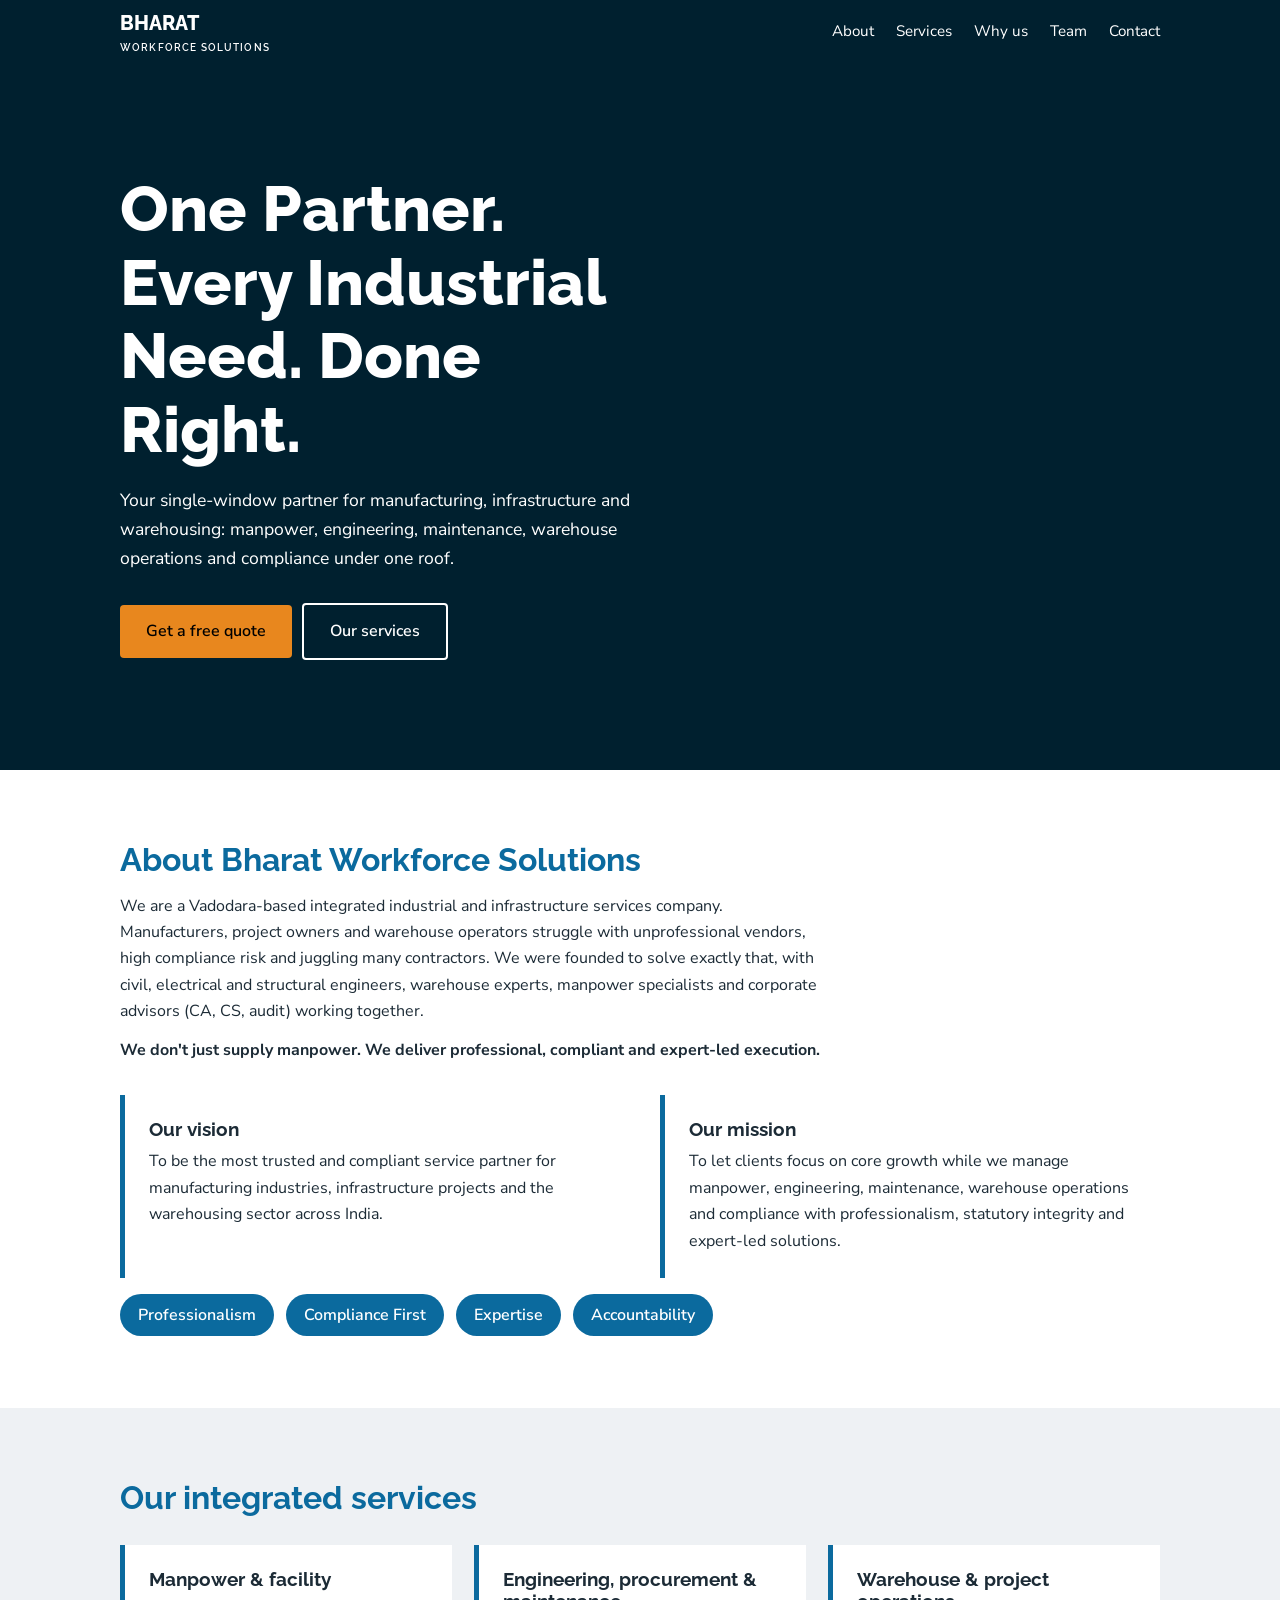
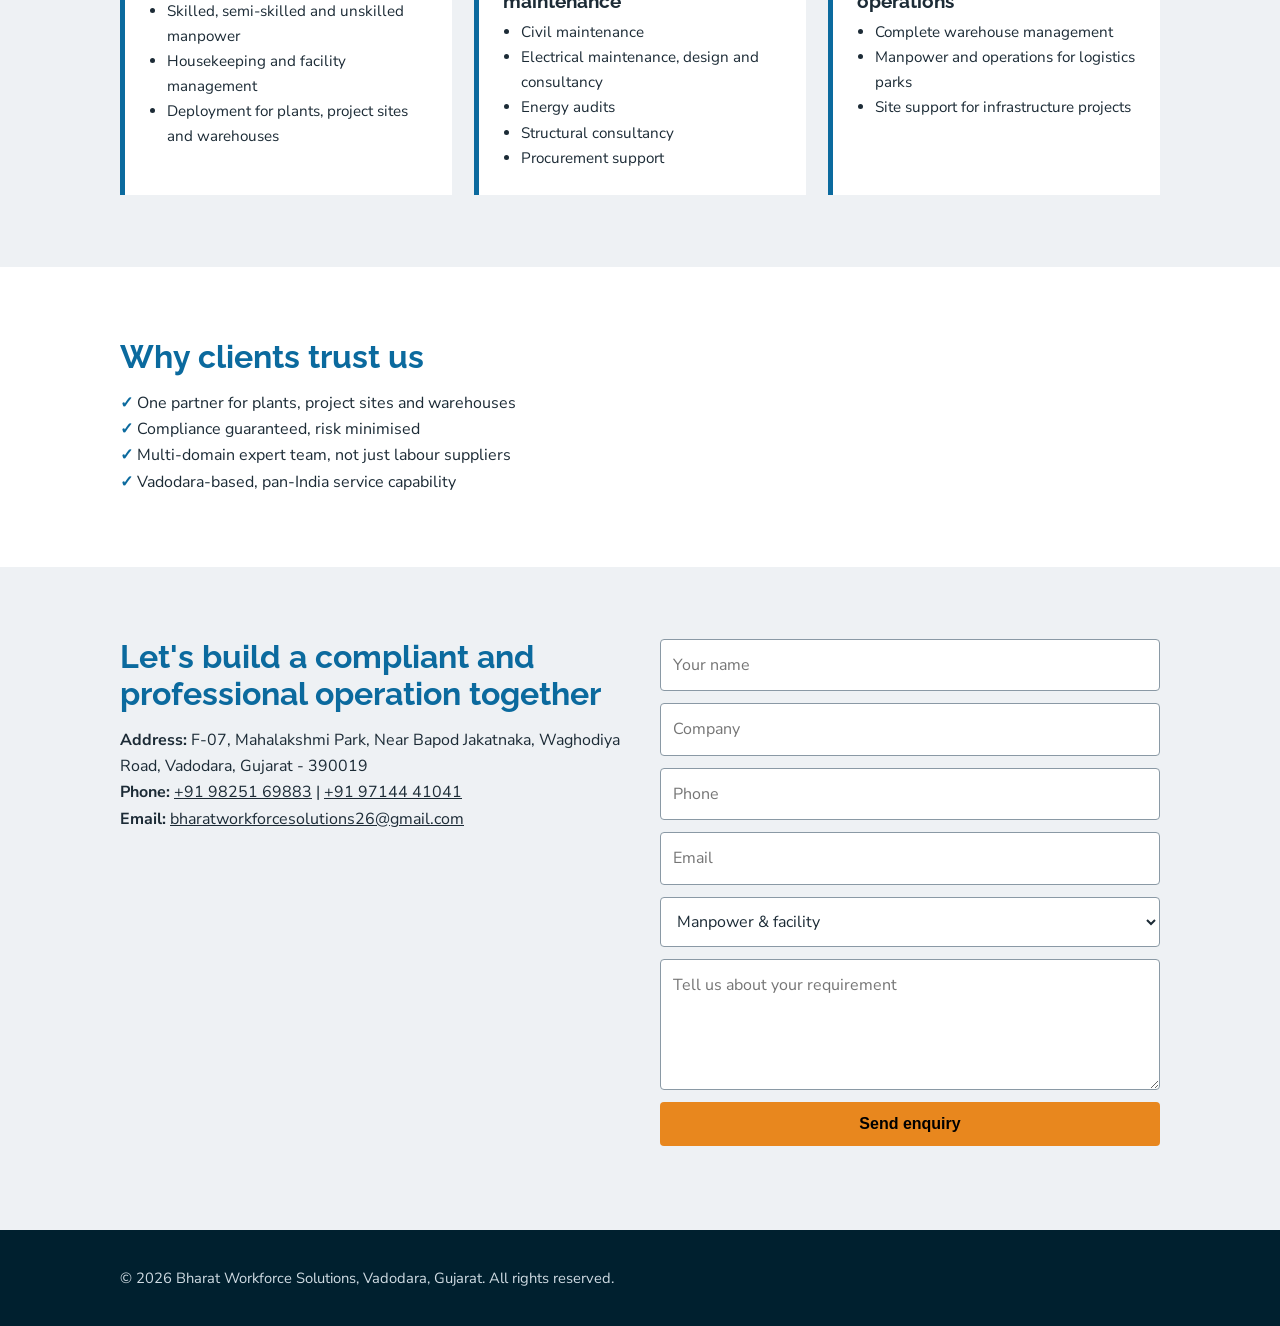
<file: index.html>
<!DOCTYPE html>
<html lang="en">
<head>
<meta charset="UTF-8">
<meta name="viewport" content="width=device-width, initial-scale=1">
<title>Bharat Workforce Solutions | Manpower, Engineering & Warehouse Services in Vadodara</title>
<meta name="description" content="Integrated manpower, engineering, maintenance, warehouse and compliance services for manufacturing, infrastructure and warehousing across India. Based in Vadodara, Gujarat.">
<link rel="preconnect" href="https://fonts.googleapis.com">
<link href="https://fonts.googleapis.com/css2?family=Raleway:wght@600;800&family=Nunito+Sans:wght@400;600&display=swap" rel="stylesheet">
<link rel="stylesheet" href="style.css">
</head>
<body>
<header><div class="wrap"><nav>
<a class="logo" href="#top">BHARAT<small>WORKFORCE SOLUTIONS</small></a>
<ul><li><a href="#about">About</a></li><li><a href="#services">Services</a></li><li><a href="#why">Why us</a></li><li><a href="team.html">Team</a></li><li><a href="#contact">Contact</a></li></ul>
</nav></div></header>

<main id="top">
<div class="hero"><div class="wrap">
<h1>One Partner. Every Industrial Need. Done Right.</h1>
<p>Your single-window partner for manufacturing, infrastructure and warehousing: manpower, engineering, maintenance, warehouse operations and compliance under one roof.</p>
<a class="btn" href="#contact">Get a free quote</a><a class="btn alt" href="#services">Our services</a>
</div></div>

<section id="about"><div class="wrap">
<h2>About Bharat Workforce Solutions</h2>
<p style="max-width:70ch">We are a Vadodara-based integrated industrial and infrastructure services company. Manufacturers, project owners and warehouse operators struggle with unprofessional vendors, high compliance risk and juggling many contractors. We were founded to solve exactly that, with civil, electrical and structural engineers, warehouse experts, manpower specialists and corporate advisors (CA, CS, audit) working together.</p>
<p style="margin-top:12px"><strong>We don't just supply manpower. We deliver professional, compliant and expert-led execution.</strong></p>
<div class="two" style="margin-top:32px">
<div class="card"><h3>Our vision</h3><p>To be the most trusted and compliant service partner for manufacturing industries, infrastructure projects and the warehousing sector across India.</p></div>
<div class="card"><h3>Our mission</h3><p>To let clients focus on core growth while we manage manpower, engineering, maintenance, warehouse operations and compliance with professionalism, statutory integrity and expert-led solutions.</p></div>
</div>
<div class="vals"><span>Professionalism</span><span>Compliance First</span><span>Expertise</span><span>Accountability</span></div>
</div></section>

<section id="services" class="alt"><div class="wrap">
<h2>Our integrated services</h2>
<div class="three">
<div class="card"><h3>Manpower & facility</h3><ul><li>Skilled, semi-skilled and unskilled manpower</li><li>Housekeeping and facility management</li><li>Deployment for plants, project sites and warehouses</li></ul></div>
<div class="card"><h3>Engineering, procurement & maintenance</h3><ul><li>Civil maintenance</li><li>Electrical maintenance, design and consultancy</li><li>Energy audits</li><li>Structural consultancy</li><li>Procurement support</li></ul></div>
<div class="card"><h3>Warehouse & project operations</h3><ul><li>Complete warehouse management</li><li>Manpower and operations for logistics parks</li><li>Site support for infrastructure projects</li></ul></div>
</div></div></section>

<section id="why"><div class="wrap">
<h2>Why clients trust us</h2>
<ul class="tick"><li>One partner for plants, project sites and warehouses</li><li>Compliance guaranteed, risk minimised</li><li>Multi-domain expert team, not just labour suppliers</li><li>Vadodara-based, pan-India service capability</li></ul>
</div></section>

<section id="contact" class="alt"><div class="wrap two">
<div>
<h2>Let's build a compliant and professional operation together</h2>
<p><strong>Address:</strong> F-07, Mahalakshmi Park, Near Bapod Jakatnaka, Waghodiya Road, Vadodara, Gujarat - 390019</p>
<p><strong>Phone:</strong> <a href="tel:+919825169883">+91 98251 69883</a> | <a href="tel:+919714441041">+91 97144 41041</a></p>
<p><strong>Email:</strong> <a href="mailto:bharatworkforcesolutions26@gmail.com">bharatworkforcesolutions26@gmail.com</a></p>
</div>
<!-- Replace YOUR_FORM_ID with your free Formspree form ID (formspree.io) -->
<form id="f" action="https://formspree.io/f/YOUR_FORM_ID" method="POST">
<input name="name" placeholder="Your name" required aria-label="Your name">
<input name="company" placeholder="Company" aria-label="Company">
<input name="phone" type="tel" placeholder="Phone" required aria-label="Phone">
<input name="email" type="email" placeholder="Email" required aria-label="Email">
<select name="service" aria-label="Service needed"><option>Manpower & facility</option><option>Engineering & maintenance</option><option>Warehouse operations</option><option>Compliance advisory</option></select>
<textarea name="message" rows="4" placeholder="Tell us about your requirement" required aria-label="Message"></textarea>
<button class="btn" type="submit">Send enquiry</button>
<p id="msg" role="status"></p>
</form>
</div></section>
</main>

<footer><div class="wrap">© <span id="y"></span> Bharat Workforce Solutions, Vadodara, Gujarat. All rights reserved.</div></footer>
<script>
document.getElementById('y').textContent=new Date().getFullYear();
const f=document.getElementById('f'),m=document.getElementById('msg');
f.addEventListener('submit',async e=>{
  e.preventDefault();
  try{
    const r=await fetch(f.action,{method:'POST',body:new FormData(f),headers:{Accept:'application/json'}});
    if(r.ok){m.textContent='Thank you. We will contact you shortly.';f.reset()}
    else m.textContent='Could not send. Please call or email us directly.';
  }catch(_){m.textContent='Could not send. Please call or email us directly.'}
});
</script>
</body>
</html>
</file>
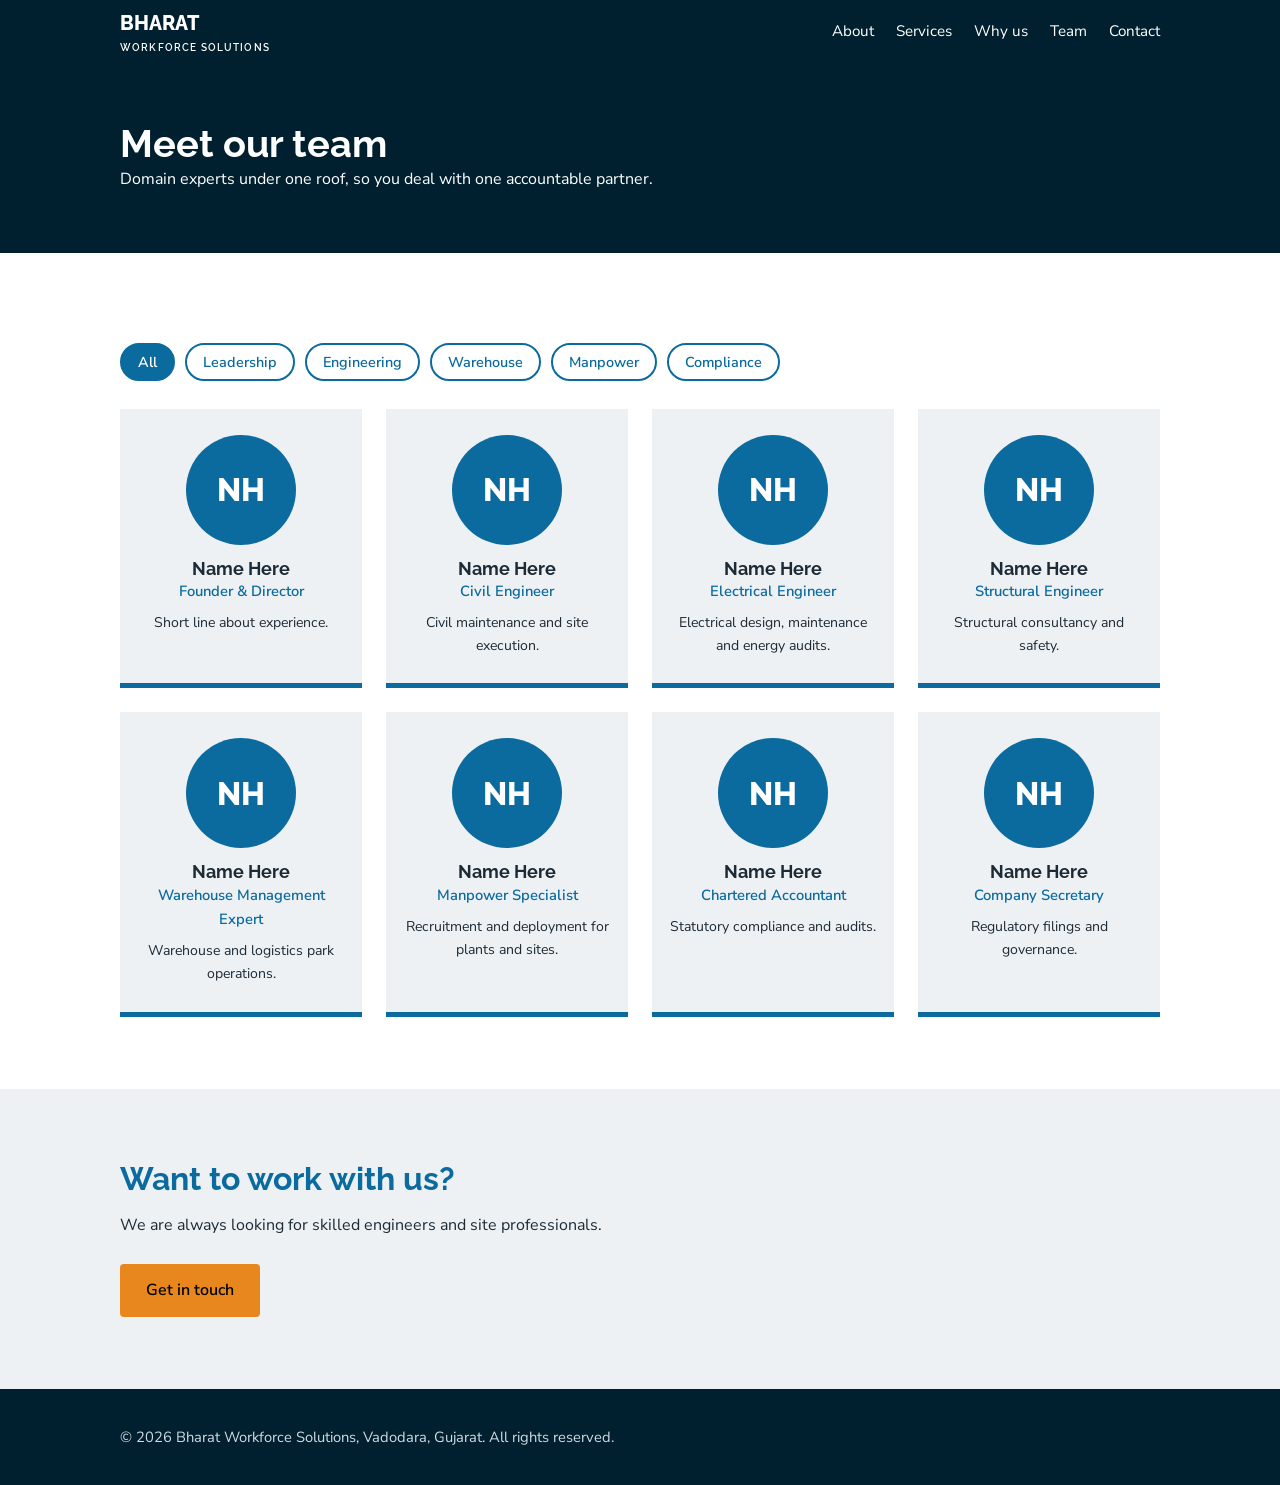
<file: team.html>
<!DOCTYPE html>
<html lang="en"><head><meta charset="UTF-8"><meta name="viewport" content="width=device-width, initial-scale=1">
<title>Our Team | Bharat Workforce Solutions</title>
<meta name="description" content="Meet the engineers, warehouse experts, manpower specialists and corporate advisors behind Bharat Workforce Solutions.">
<link href="https://fonts.googleapis.com/css2?family=Raleway:wght@600;800&family=Nunito+Sans:wght@400;600&display=swap" rel="stylesheet">
<link rel="stylesheet" href="style.css"></head><body>
<header><div class="wrap"><nav>
<a class="logo" href="index.html">BHARAT<small>WORKFORCE SOLUTIONS</small></a>
<ul><li><a href="index.html#about">About</a></li><li><a href="index.html#services">Services</a></li><li><a href="index.html#why">Why us</a></li><li><a href="team.html">Team</a></li><li><a href="index.html#contact">Contact</a></li></ul>
</nav></div></header>
<main>
<div class="pagehead"><div class="wrap"><h1>Meet our team</h1><p>Domain experts under one roof, so you deal with one accountable partner.</p></div></div>
<section><div class="wrap">
<div class="filters" id="filters" role="group" aria-label="Filter team by department"></div>
<div class="team" id="team"></div>
</div></section>
<section class="alt"><div class="wrap"><h2>Want to work with us?</h2><p>We are always looking for skilled engineers and site professionals.</p><br><a class="btn" href="index.html#contact">Get in touch</a></div></section>
</main>
<footer><div class="wrap">© <span id="y"></span> Bharat Workforce Solutions, Vadodara, Gujarat. All rights reserved.</div></footer>
<script>
/* EDIT THIS LIST: add or remove people. photo: "images/name.jpg" or leave "" for initials */
const TEAM=[
 {name:"Name Here",role:"Founder & Director",dept:"Leadership",bio:"Short line about experience.",photo:""},
 {name:"Name Here",role:"Civil Engineer",dept:"Engineering",bio:"Civil maintenance and site execution.",photo:""},
 {name:"Name Here",role:"Electrical Engineer",dept:"Engineering",bio:"Electrical design, maintenance and energy audits.",photo:""},
 {name:"Name Here",role:"Structural Engineer",dept:"Engineering",bio:"Structural consultancy and safety.",photo:""},
 {name:"Name Here",role:"Warehouse Management Expert",dept:"Warehouse",bio:"Warehouse and logistics park operations.",photo:""},
 {name:"Name Here",role:"Manpower Specialist",dept:"Manpower",bio:"Recruitment and deployment for plants and sites.",photo:""},
 {name:"Name Here",role:"Chartered Accountant",dept:"Compliance",bio:"Statutory compliance and audits.",photo:""},
 {name:"Name Here",role:"Company Secretary",dept:"Compliance",bio:"Regulatory filings and governance.",photo:""}
];
const box=document.getElementById('team'),fl=document.getElementById('filters');
const esc=s=>s.replace(/[&<>"]/g,c=>({'&':'&amp;','<':'&lt;','>':'&gt;','"':'&quot;'}[c]));
function show(d){
 box.innerHTML=TEAM.filter(p=>d==='All'||p.dept===d).map(p=>{
  const ini=p.name.split(' ').map(w=>w[0]).join('').slice(0,2).toUpperCase();
  return `<article class="member"><div class="avatar">${p.photo?`<img src="${esc(p.photo)}" alt="${esc(p.name)}">`:ini}</div><h3>${esc(p.name)}</h3><div class="role">${esc(p.role)}</div><p>${esc(p.bio)}</p></article>`}).join('');
 fl.querySelectorAll('button').forEach(b=>b.classList.toggle('on',b.textContent===d));
}
['All',...new Set(TEAM.map(p=>p.dept))].forEach(d=>{
 const b=document.createElement('button');b.textContent=d;b.onclick=()=>show(d);fl.appendChild(b)});
show('All');
document.getElementById('y').textContent=new Date().getFullYear();
</script></body></html>
</file>
<file: style.css>
:root{--blue:#0b6a9e;--navy:#00202f;--orange:#e8871e;--grey:#eef1f4;--ink:#1c2b36;--bg:#fff}
@media(prefers-color-scheme:dark){:root{--bg:#0d1a22;--ink:#e6edf2;--grey:#15262f}}
*{box-sizing:border-box;margin:0}
html{scroll-behavior:smooth;scroll-padding-top:70px}
body{font-family:'Nunito Sans',sans-serif;color:var(--ink);background:var(--bg);line-height:1.65}
h1,h2,h3{font-family:Raleway,sans-serif;line-height:1.15}
a{color:inherit}
.wrap{max-width:1080px;margin:auto;padding:0 20px}
header{position:sticky;top:0;background:var(--navy);color:#fff;z-index:9}
nav{display:flex;justify-content:space-between;align-items:center;height:62px}
.logo{font-family:Raleway;font-weight:800;font-size:1.25rem;text-decoration:none}
.logo small{display:block;font-size:.6rem;font-weight:600;letter-spacing:.12em}
nav ul{display:flex;gap:22px;list-style:none;padding:0}
nav a{text-decoration:none;font-size:.95rem}
nav a:hover,nav a:focus-visible{color:var(--orange)}
@media(max-width:720px){nav ul{gap:12px;font-size:.8rem}.logo small{display:none}}
.hero{background:linear-gradient(rgba(0,32,47,.82),rgba(0,32,47,.82)),url('https://images.unsplash.com/photo-1541888946425-d81bb19240f5?w=1600') center/cover,var(--navy);color:#fff;padding:110px 0}
.hero h1{font-size:clamp(2.2rem,6vw,4rem);font-weight:800;max-width:14ch}
.hero p{max-width:52ch;margin:20px 0 30px;font-size:1.1rem}
.btn{display:inline-block;background:var(--orange);color:#000;font-weight:600;padding:13px 26px;border-radius:4px;text-decoration:none;border:0;cursor:pointer;font-size:1rem}
.btn.alt{background:none;color:#fff;border:2px solid #fff;margin-left:10px}
section{padding:72px 0}
section.alt{background:var(--grey)}
h2{font-size:2rem;color:var(--blue);margin-bottom:14px}
.two{display:grid;grid-template-columns:1fr 1fr;gap:40px}
.three{display:grid;grid-template-columns:repeat(auto-fit,minmax(260px,1fr));gap:22px;margin-top:28px}
@media(max-width:720px){.two{grid-template-columns:1fr}}
.card{background:var(--bg);border-left:5px solid var(--blue);padding:24px}
.card h3{margin-bottom:8px}
.card ul{padding-left:18px;font-size:.95rem}
.tick{list-style:none;padding:0}.tick li:before{content:"✓ ";color:var(--blue);font-weight:800}
.vals{display:flex;flex-wrap:wrap;gap:12px;margin-top:16px}
.vals span{background:var(--blue);color:#fff;padding:8px 18px;border-radius:30px;font-weight:600}
form{display:grid;gap:12px}
input,textarea,select{font:inherit;padding:12px;border:1px solid #8a99a5;border-radius:4px;width:100%;background:var(--bg);color:var(--ink)}
:focus-visible{outline:3px solid var(--orange);outline-offset:2px}
#msg{font-weight:600}
footer{background:var(--navy);color:#cfdbe3;padding:36px 0;font-size:.92rem}

.team{display:grid;grid-template-columns:repeat(auto-fill,minmax(230px,1fr));gap:24px;margin-top:28px}
.member{background:var(--grey);text-align:center;padding:26px 18px;border-bottom:5px solid var(--blue)}
.avatar{width:110px;height:110px;border-radius:50%;margin:0 auto 14px;background:var(--blue);color:#fff;display:grid;place-items:center;font:800 2rem Raleway,sans-serif;overflow:hidden}
.avatar img{width:100%;height:100%;object-fit:cover}
.member h3{font-size:1.1rem}.member .role{color:var(--blue);font-weight:600;font-size:.92rem}
.member p{font-size:.88rem;margin-top:8px}
.filters{display:flex;flex-wrap:wrap;gap:10px;margin-top:18px}
.filters button{border:2px solid var(--blue);background:none;color:var(--blue);padding:7px 16px;border-radius:30px;font:600 .9rem 'Nunito Sans';cursor:pointer}
.filters button.on{background:var(--blue);color:#fff}
.pagehead{background:var(--navy);color:#fff;padding:60px 0}.pagehead h1{font-size:2.4rem}
</file>
